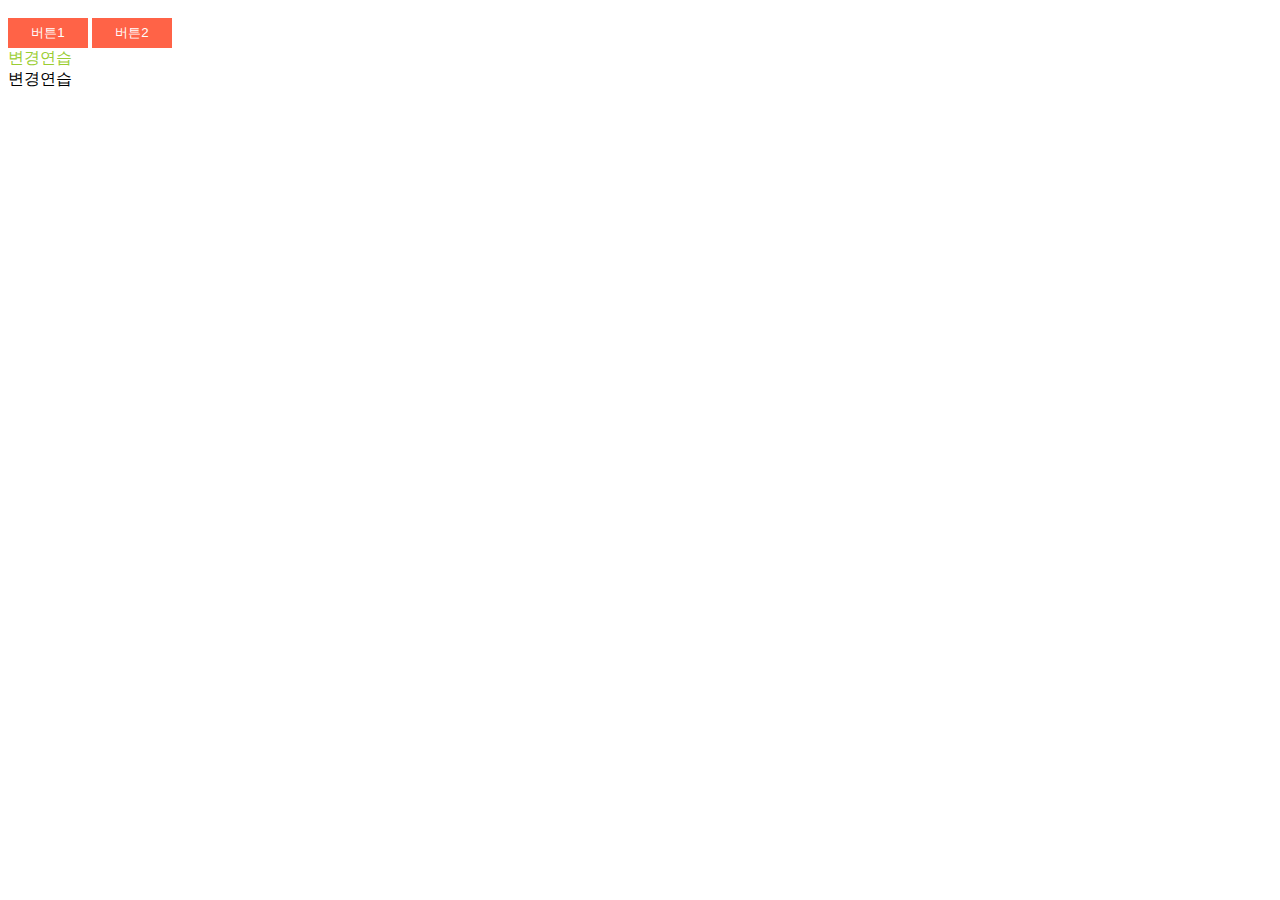
<file: index.html>
<!DOCTYPE html>
<html lang="ko">
<head>
    <meta charset="UTF-8">
    <meta name="viewport" content="width=device-width, initial-scale=1.0">
    <title>Document</title>
    <link href="./css/main.css" rel="stylesheet">
</head>
<body>
    
    <!-- <div id='alert' class="alert-box">
        <p>알림창</p>
        <button class="btn close" onClick="alertBox('none')">X</button>
    </div>
    <button class="btn open" onClick="alertBox('block')">띄우기</button>
    <button class="btn open" onClick="plus(3)">plus</button> -->

    <div id='alert' class="alert-box">
        <p class="title1">알림창</p>
        <p>
            <span id="alert-name" class="title1"></span><span>를 입력하세요</span>
        </p>
        <!-- <button class="btn close" onClick="btnClick('none', null)">X</button> -->
        <button class="btn close" id="close">X</button>
    </div>
    <button class="btn open" onClick="btnClick('block', '아이디');">버튼1</button>
    <button class="btn open" onClick="btnClick('block', '비밀번호');">버튼2</button>

    <div class="test1 hello">안녕하세요</div>
    <div class="test1">안녕하세요</div>

    <script>
/*
        function fOpen() {
            document.getElementById('alert').style.display = 'block';
        }

        function fClose() {
            document.getElementById('alert').style.display = 'none';
        }

        function alertBox(blank) {
            document.getElementById('alert').style.display = blank;
        }

        function plus(a) {
            console.log(2 + a);
        }
*/
        function btnClick(blank, content) {
            if (content === null) {
                document.getElementById('alert').style.display = blank;
            } else {
                document.getElementById('alert').style.display = blank;
/*                document.getElementById('alert-name').innerHTML = content;    */
                document.getElementsByClassName('title1')[1].innerHTML = content;
            }
        }
/*
        document.getElementById('close').addEventListener('click', function(){
            document.getElementById('alert').style.display = 'none';
        });
*/
        document.querySelectorAll('#close')[0].addEventListener('click', function(){
            document.querySelector('#alert').style.display = 'none';
        });

        document.querySelectorAll('.test1')[1].innerHTML = '안녕';

    </script>

    <script src="https://cdnjs.cloudflare.com/ajax/libs/jquery/3.6.0/jquery.min.js" integrity="sha512-894YE6QWD5I59HgZOGReFYm4dnWc1Qt5NtvYSaNcOP+u1T9qYdvdihz0PPSiiqn/+/3e7Jo4EaG7TubfWGUrMQ==" crossorigin="anonymous" referrerpolicy="no-referrer"></script> 

    <script>
        $('.hello').html('Hello World');
        $('.hello').css('color', 'yellowgreen');

        $('.test1').html('변경연습');
    </script>

</body>
</html>
</file>
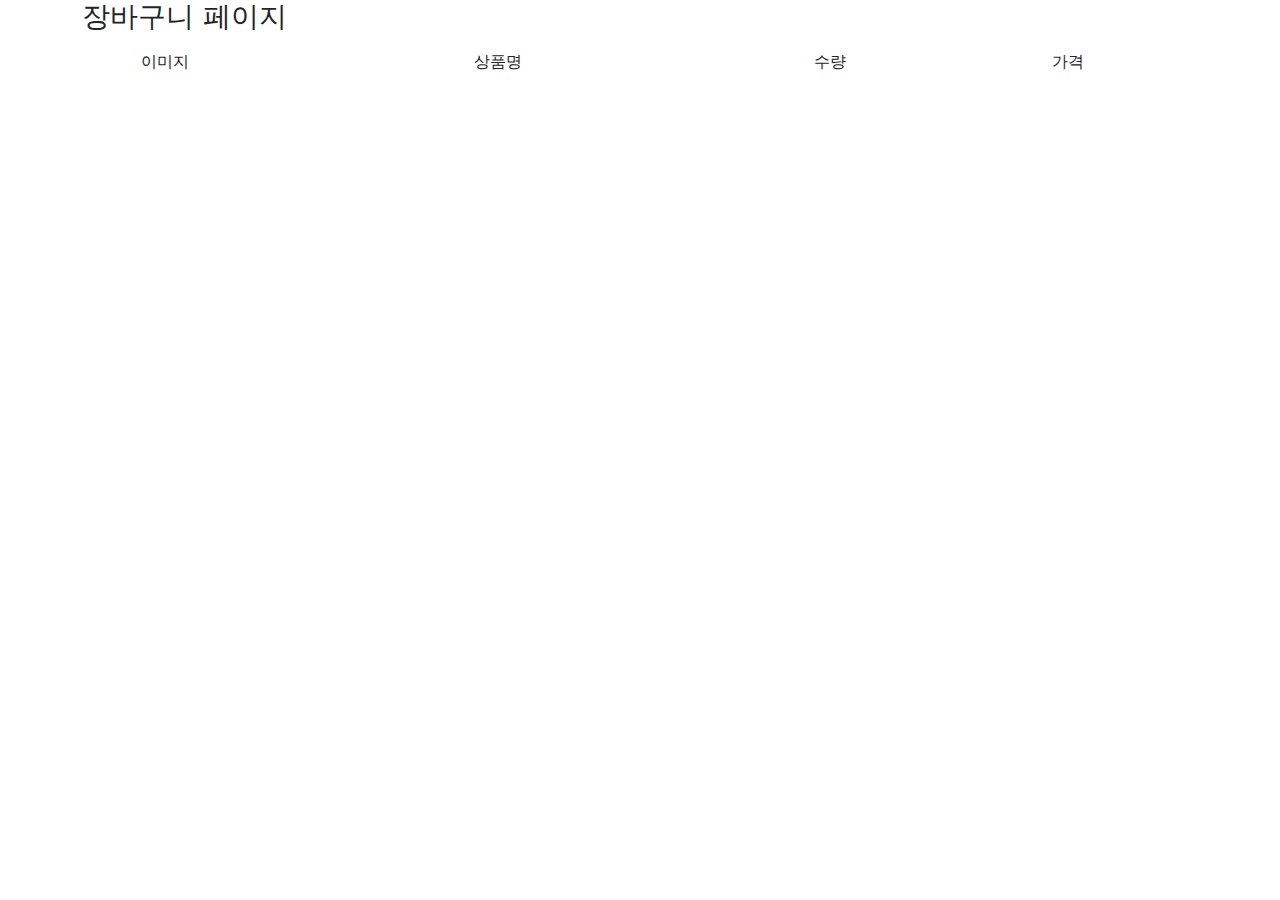
<file: cart.html>
<!DOCTYPE html>
<html lang="ko">
<head>
    <meta charset="UTF-8">
    <meta name="viewport" content="width=device-width, initial-scale=1.0">
    <title>Document</title>
    <link href="https://cdn.jsdelivr.net/npm/bootstrap@5.3.3/dist/css/bootstrap.min.css" rel="stylesheet">
    <script src="https://cdnjs.cloudflare.com/ajax/libs/jquery/3.6.0/jquery.min.js" integrity="sha512-894YE6QWD5I59HgZOGReFYm4dnWc1Qt5NtvYSaNcOP+u1T9qYdvdihz0PPSiiqn/+/3e7Jo4EaG7TubfWGUrMQ==" crossorigin="anonymous" referrerpolicy="no-referrer"></script> 

</head>
<body>
    <div class="container">
        <h3>장바구니 페이지</h3>

        <div class="cart-container">
            <div class="row text-center mt-3 mb-3">
                <div class="col-2">이미지</div>
                <div class="col-5">상품명</div>
                <div class="col-2">수량</div>
                <div class="col-3">가격</div>
            </div>
        </div>

    </div>

    <script src="https://cdn.jsdelivr.net/npm/bootstrap@5.3.3/dist/js/bootstrap.bundle.min.js"></script>

    <script>
        var cartProduct = localStorage.getItem('cart');
        cartProduct = JSON.parse(cartProduct);
        console.log(cartProduct);

        cartProduct.forEach((a, i)=>{
            var card = 
            `<div class="row text-center d-flex align-items-center mb-2">
                <div class="col-2">
                    <img src="https://via.placeholder.com/600" class="w-100">
                </div>
                <div class="col-5">
                    <h5>${cartProduct[i].title}</h5>
                </div>
                <div class="col-2">${cartProduct[i].num}</div>
                <div class="col-3">${cartProduct[i].price}</div>
            </div>`;
            $('.cart-container').append(card);
        });
    </script>
</body>
</html>
</file>
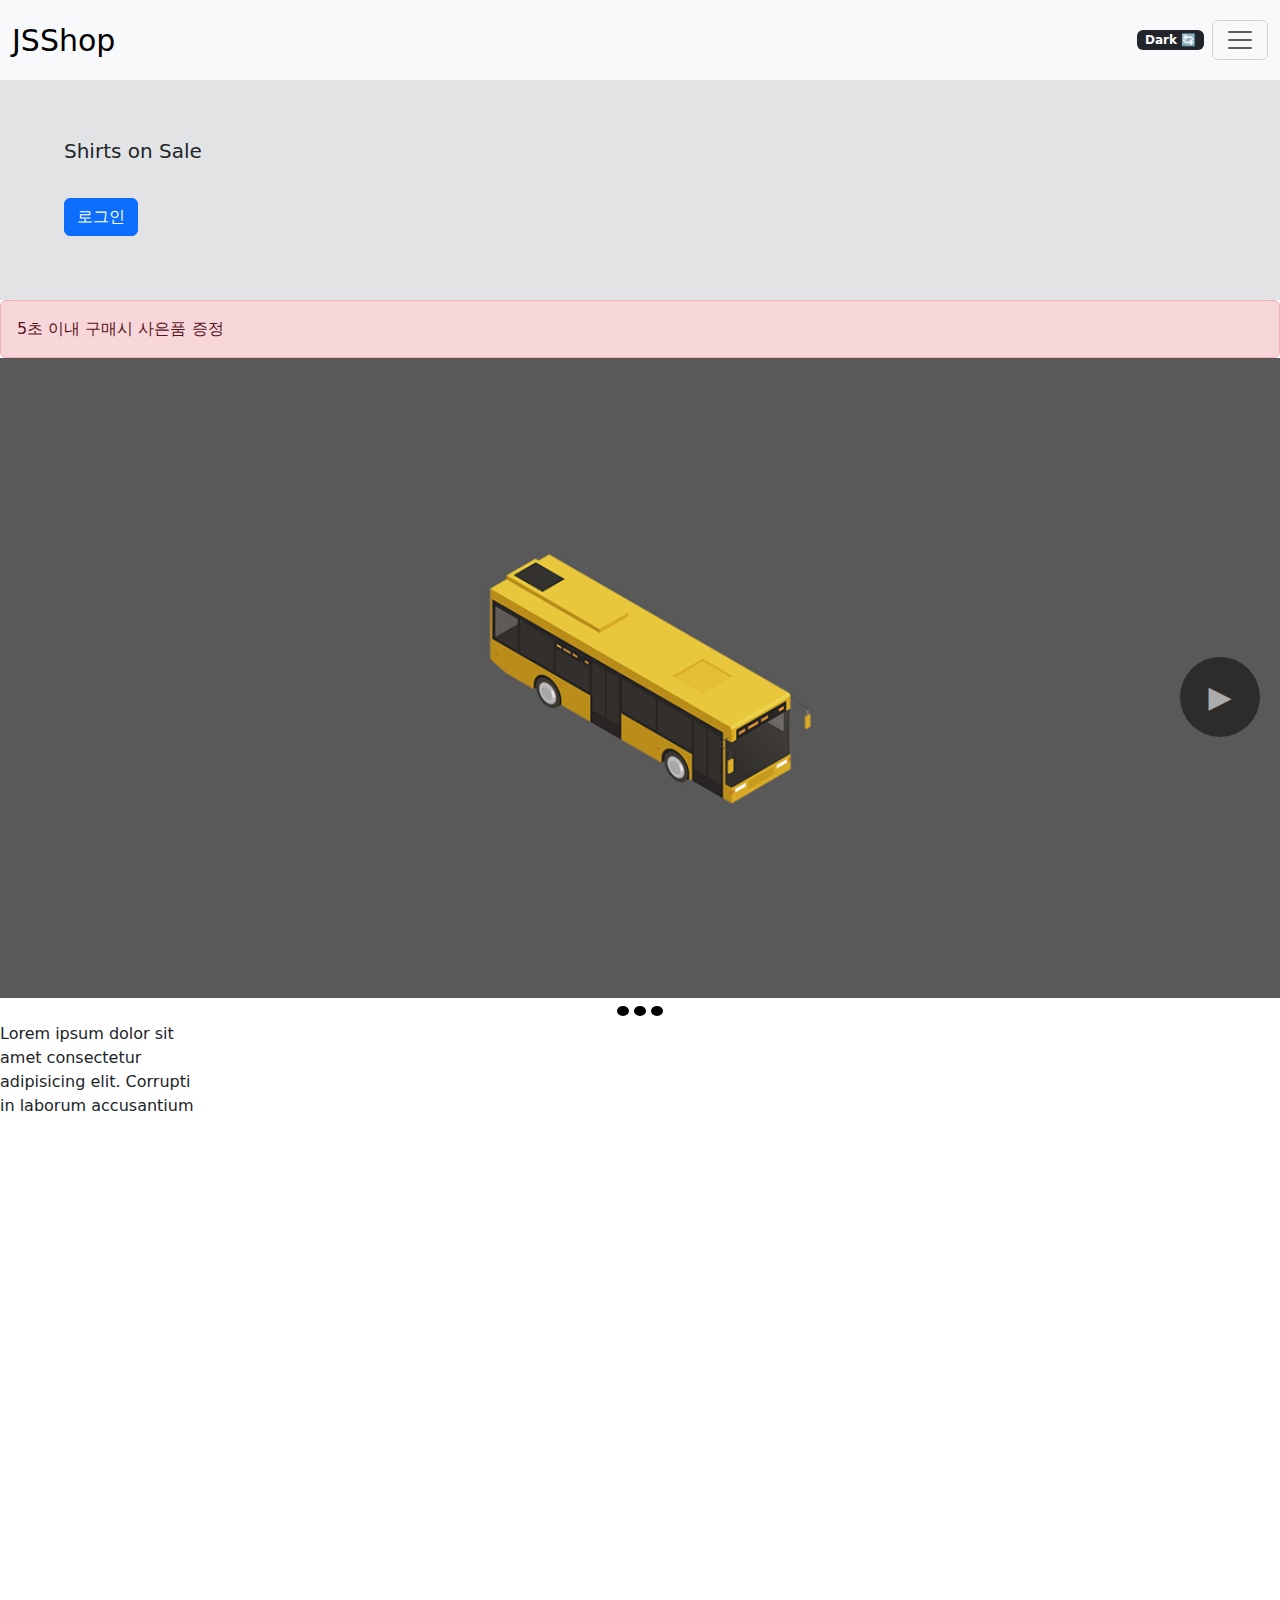
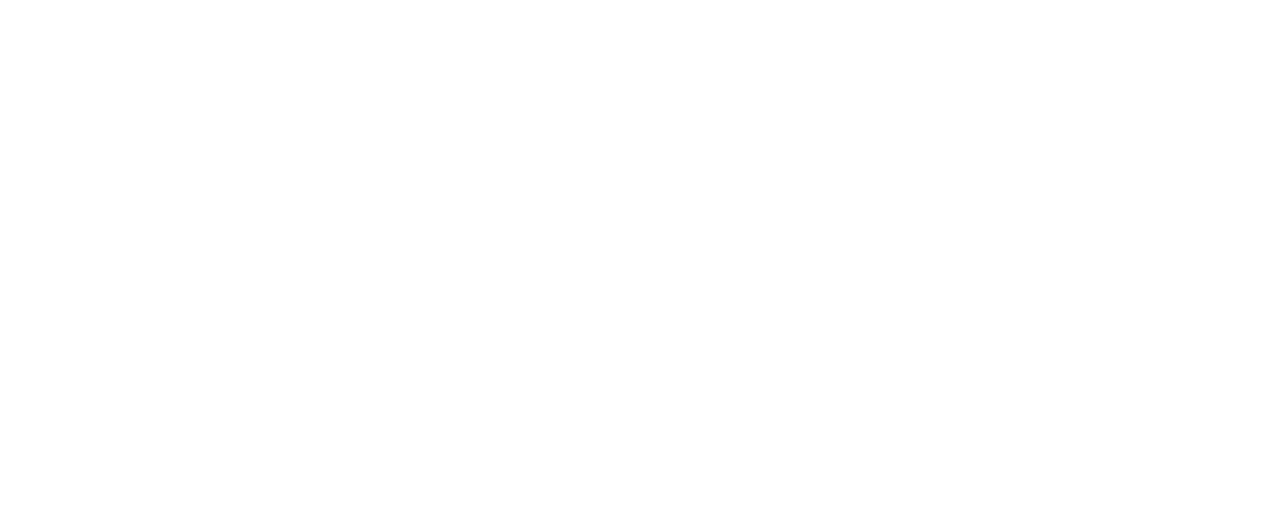
<file: classList.html>
<!DOCTYPE html>
<html lang="ko">
<head>
    <meta charset="UTF-8">
    <meta name="viewport" content="width=device-width, initial-scale=1.0">
    <title>Document</title>
    <link href="https://cdn.jsdelivr.net/npm/bootstrap@5.3.3/dist/css/bootstrap.min.css" rel="stylesheet">
    <link href="./css/classList.css" rel="stylesheet">
</head>
<body>
    <!-- 모달창은 제일 위에 -->
    <div class="black-bg">
        <div class="white-bg">
            <h4>로그인</h4>
            <form action="success.html">
                <div class="my-3">
                    <input type="text" class="form-control id"> 
                </div>
                <div class="my-3">
                    <input type="password" class="form-control password">
                </div>
                <button type="submit" class="btn btn-primary">전송</button>
                <button type="button" class="btn btn-danger" id="close">닫기</button>
            </form>
        </div>
    </div> 

    <div class="placeholder" style="height:80px"></div>

    <nav class="navbar navbar-light bg-light">
        <div class="container-fluid">
            <span class="navbar-brand">JSShop</span>
            <span class="badge ms-auto bg-dark m-2" style="cursor: pointer;"><span class="mode">Dark</span> 🔄️</span>
            <button class="navbar-toggler" type="button">
                <span class="navbar-toggler-icon"></span>
            </button>
        </div>
        <div class="preg"></div>
    </nav> 

    <ul class="list-group">
        <li class="list-group-item">An item</li>
        <li class="list-group-item">A second item</li>
        <li class="list-group-item">A third item</li>
        <li class="list-group-item">A fourth item</li>
        <li class="list-group-item">And a fifth one</li>
    </ul>        

    <div  class="p-5 bg-secondary-subtle">
        <p class="mt-2 px-3 fs-5">Shirts on Sale</p>
        <button class="btn btn-primary m-3">로그인</button>        
    </div>

    <div class="alert alert-danger" style="margin: 0">
        <span class="seconds">5</span>초 이내 구매시 사은품 증정
    </div>

    <div class="carousel">
        <div class="slide-container">
            <div class="slide-box">
                <img src="./img/car1.png">
            </div>
            <div class="slide-box">
                <img src="./img/car2.png">
            </div>
            <div class="slide-box">
                <img src="./img/car3.png">
            </div>
        </div>
        <div class="sbtn-box">
            <button class="sbtn prev" style="display: none"> ◀ </button>
            <button class="sbtn next"> ▶ </button>
        </div>
        <div class="cbtn-box">
            <button class="cbtn slide-1"></button>
            <button class="cbtn slide-2"></button>
            <button class="cbtn slide-3"></button>
        </div>
    </div>

    <div class="lorem" style="width: 200px; height:100px; overflow-y: scroll">Lorem ipsum dolor sit amet consectetur adipisicing elit. Corrupti in laborum accusantium quasi, quibusdam ad asperiores eaque sequi itaque quam quia excepturi consequuntur doloremque laudantium nobis, error praesentium nihil deleniti.</div>

    <div style="height: 1000px;"></div>



    <script src="https://cdn.jsdelivr.net/npm/bootstrap@5.3.3/dist/js/bootstrap.bundle.min.js"></script>

    <script>
        document.getElementsByClassName('navbar-toggler')[0].addEventListener('click', function(){
            document.getElementsByClassName('list-group')[0].classList.toggle('show');
        });

        document.getElementsByClassName('id')[0].addEventListener('change', function(){
            console.log('안녕')
        });



/*        document.getElementsByTagName('form')[0].addEventListener('submit', function(e){
            if(document.getElementsByClassName('id')[0].value == '') {
                e.preventDefault();
                alert('아이디를 입력하세요');
            }
            else if(document.getElementsByClassName('password')[0].value == '') {
                e.preventDefault();
                alert('비밀번호를 입력하세요');
            }
        });
*/
    </script>

    <script src="https://cdnjs.cloudflare.com/ajax/libs/jquery/3.6.0/jquery.min.js" integrity="sha512-894YE6QWD5I59HgZOGReFYm4dnWc1Qt5NtvYSaNcOP+u1T9qYdvdihz0PPSiiqn/+/3e7Jo4EaG7TubfWGUrMQ==" crossorigin="anonymous" referrerpolicy="no-referrer"></script> 

    <script>
        $('.btn-primary').on('click', function(){
            $('.black-bg').addClass('show-modal');
/*            $('.black-bg').show();
            $('.black-bg').fadeIn();
            $('.black-bg').slideDown();    */
        });

        $('.btn-danger').on('click', function(){
            $('.black-bg').removeClass('show-modal');
/*            $('.black-bg').hide();
            $('.black-bg').fadeOut();
            $('.black-bg').slideUp();   */
        });

        $('form').on('submit', function(e){
            var value = $('.id').val()
            var pw = $('.password').val()
            if($('.id').val() == '') {
                e.preventDefault();
                alert('아이디를 입력하세요');
            } else if($('.password').val() == '') {
                e.preventDefault();
                alert('비밀번호를 입력하세요');
            } else if($('.password').val().length < 6 ) {
                e.preventDefault();
                alert('비밀번호 길이가 모자랍니다')
            } else if(!/\S+@\S+\.\S+/.test(value)) {
                e.preventDefault();
                alert('이메일 형식이 잘못되었습니다')
            } else if(!/[A-Z]/.test(pw)) {
                e.preventDefault();
                alert('비밀번호에 대문자가 하나 이상 필요합니다');
            }
        });

        var count = 0;

        $('.badge').on('click', function(){
            count++;
            if(count % 2 == 0) {
                $('.mode').html('Dark');
                $('body').removeClass('bg-dark');
            } else {
                $('.mode').html('Light');
                $('body').addClass('bg-dark');
            }
        });

        var n = 5;

        setInterval(초감소, 1000)

        function 초감소() {
            n -= 1;
            if (n > 0)
                $('.seconds').html(n);    
            else
                $('.alert').hide();           
        }

        let currentIndex = 0;   // 현재 슬라이드 인덱스를 저장

        $('.next').on('click', function(){
            const totalSlides = $('.slide-box').length; // 전체 슬라이드 개수
            const slideWidth = 100; // 슬라이드 하나의 너비(vw 단위)

            if(currentIndex < totalSlides -1) { // 마지막 슬라이드가 아닐 때만 이동
                currentIndex++;
                $('.prev').show();
                $('.slide-container').css('transform', `translateX(-${currentIndex * slideWidth}vw)`);
            }
            if(currentIndex == totalSlides - 1) {
                $('.next').hide();
            }
        });

        $('.prev').on('click', function(){
            const totalSlides = $('.slide-box').length; // 전체 슬라이드 개수
            const slideWidth = 100; // 슬라이드 하나의 너비(vw 단위)

            if(currentIndex > 0) {
                currentIndex--;
                $('.next').show();
                $('.slide-container').css('transform', `translateX(-${currentIndex * slideWidth}vw)`);
            }
            if(currentIndex == 0) {
                $('.prev').hide();
            }
        });

        $('.slide-1').on('click', function(){
            $('.slide-container').css('transform', 'translateX(0vw)');
        });

        $('.slide-2').on('click', function(){
            $('.slide-container').css('transform', 'translateX(-100vw)');
        });

        $('.slide-3').on('click', function(){
            $('.slide-container').css('transform', 'translateX(-200vw)');
        });

        // scroll 이벤트리스너
/*        window.addEventListener('scroll', function(){
            // 유저가 얼마나 스크롤바 내렸는지 확인(px 단위) : window.scrollY, window.pageYOffset
//            console.log(window.scrollY); // 세로 Y, 가로 X
//            window.scrollTo(0, 300);  // 원하는 위치까지 스크롤바 강제이동
            window.scrollBy(0, 100)    // 현재 위치로부터 강제 스크롤
        });
        $(window).on('scroll', function(){
            console.log($(window).scrollTop(100));       // 현재 스크롤바 위치 출력   
        });
*/

        $(window).on('scroll', function(){
            const scrollY = $(window).scrollTop();
            console.log(scrollY);
            if(scrollY <= 50) {
                $('.navbar-brand').css('font-size', '30px');
            }
            else if(scrollY >= 50) {
                $('.navbar-brand').css('font-size', '20px')
            }
        });

        // div의 스크롤바 내린 양 + 100(div 높이) == div 의 실제높이
        $('.lorem').on('scroll', function(){
//            var 스크롤양 = document.querySelector('.lorem').scrollTop;
            var 스크롤양 = $('.lorem').scrollTop();
            var 실제높이 = document.querySelector('.lorem').scrollHeight;
            var 높이 = document.querySelector('.lorem').clientHeight;
            console.log(스크롤양, 실제높이, 높이);  // 164, 264, 100
            if(스크롤양 + 높이 == 실제높이)
                alert('더이상 스크롤할 내용이 없습니다');
        });

        // 스크롤 퍼센티지 계산 공식
        // const scrollPercentage = (currentScroll / (documentHeight - viewportHeight)) * 100;
        // currentScroll: 현재 스크롤 위치, documentHeight: 문서의 전체 높이, viewportHeight: 현재 화면의 높이
        $(window).on('scroll', function(){
            var currentScroll = $(window).scrollTop();
            var documentHeight = $(document).height();
            var viewportHeight = $(window).height();
            console.log(currentScroll, documentHeight, viewportHeight);

            const scrollPercentage = (currentScroll / (documentHeight - viewportHeight)) * 100;

            $('.preg').css('width', `${scrollPercentage}%`);
        });
/*
        // 모달창의 검은 배경 클릭시 모달창 닫기
        document.querySelector('.black-bg').addEventListener('click', function(e){

//            e.target;           // 이벤트 발생한 곳
//            e.currentTarget;    // 이벤트리스터 달린 곳)(= this)
//            console.log(e.currentTarget);
//            console.log(this);
//            e.preventDefault;   // 이벤트 기본동작 막아줌
//            e.stopPropagation();    // 내 상위요소로 이벤트 버블링 막아줌


            console.log(e.target);
            console.log(e.currentTarget);
            console.log(document.querySelector('.black-bg'));

            if(e.target == e.currentTarget) {
                document.querySelector('.black-bg').classList.remove('show-modal');
            }
        });
*/

        $('.black-bg').on('click', function(e){
            console.log($(e.target));
            console.log($(e.currentTarget));
            console.log($('.black-bg'));

//            if($(e.target).is($(e.currentTarget)))
            if($(e.target).is($('.black-bg')))
                $('.black-bg').removeClass('show-modal')
        });

    </script>
    
</body>
</html>
</file>
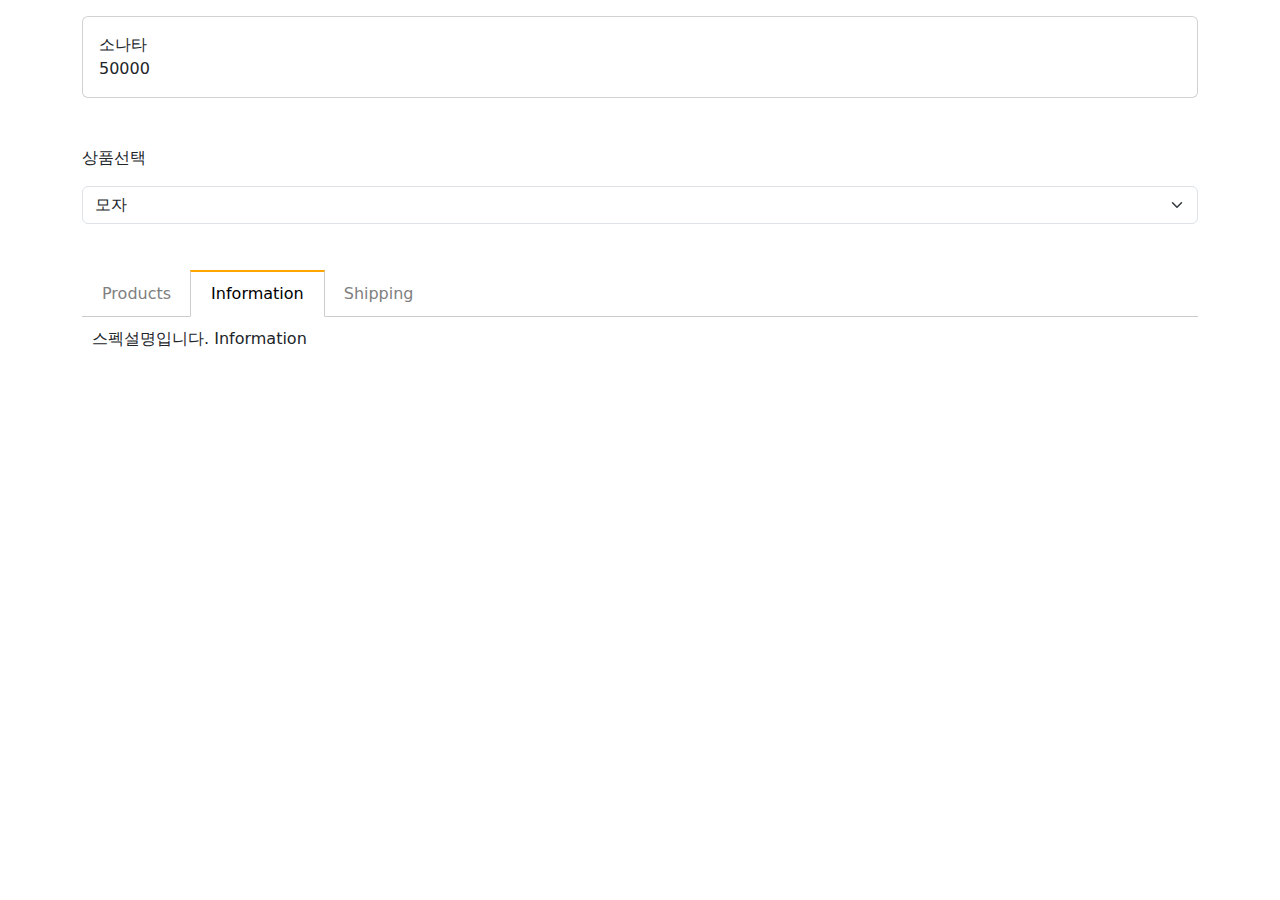
<file: detail.html>
<!DOCTYPE html>
<html lang="ko">
<head>
    <meta charset="UTF-8">
    <meta name="viewport" content="width=device-width, initial-scale=1.0">
    <title>Document</title>
    <link href="https://cdn.jsdelivr.net/npm/bootstrap@5.3.3/dist/css/bootstrap.min.css" rel="stylesheet">
    <link href="./css/detail.css" rel="stylesheet">
    <script src="https://cdnjs.cloudflare.com/ajax/libs/jquery/3.6.0/jquery.min.js" integrity="sha512-894YE6QWD5I59HgZOGReFYm4dnWc1Qt5NtvYSaNcOP+u1T9qYdvdihz0PPSiiqn/+/3e7Jo4EaG7TubfWGUrMQ==" crossorigin="anonymous" referrerpolicy="no-referrer"></script> 
</head>
<body>

    <div class="container mt-3">
        <div class="card p-3">
            <span class="name">상품명</span>
            <span class="price">가격</span>
        </div>
    </div>

    <script>
        var car = ['소나타', 50000, 'white'];     // array
        console.log(car);
        car[1] = 60000;
        console.log(car[1]);

        car.sort();
        console.log(car);
        console.log(car.slice(1,3));

        var car2 = {name : '소나타', price : 50000, color : 'white'};   // object
        console.log(car2);
        console.log(car2['name']);
        console.log(car2.price);

        var car3 =  { name : '소나타', price : [50000, 3000, 4000] } ;
        console.log(car3);
        console.log(car3.price[2])

        document.querySelector('.name').innerHTML = car2.name;
        $('.price').html(car2.price);
    </script>

    <form class="container my-5 form-group">
        <p>상품선택</p>
        <select class="form-select mt-2">
            <option>모자</option>
            <option>셔츠</option>
            <option>바지</option>
        </select>
        <select class="form-select mt-2 form-hide">
            <option>95</option>
            <option>100</option>
        </select>
    </form>

    <!-- <div id="test">
        <h4>반가워</h4>
    </div> -->

    <script>
/*
        var a = document.createElement('p');
        a.innerHTML = '안녕';
        document.querySelector('#test').appendChild(a);

        var 템플릿 = '<p>안녕</p>';
//        document.querySelector('#test').insertAdjacentHTML('beforeend', 템플릿);
//        document.querySelector('#test').innerHTML = 템플릿;
//        $('#test').append(템플릿);
        $('#test').html(템플릿);
*/
        var shirts = [95, 100, 105];
        var pants = [28, 30, 32, 34];

        $('.form-select').eq(0).on('input', function(e){
            console.log($('.form-select').eq(0).val());
            console.log(e.currentTarget.value);
            console.log(this.value);

            var firstSelectVal = $('.form-select').eq(0).val();
            var secondSelect = $('.form-select').eq(1);

            if(e.currentTarget.value == '셔츠') {
                secondSelect.removeClass('form-hide');
                secondSelect.html('')
//                var shirtsSize = `<option>95</option>
//                    <option>100</option>`;
//                secondSelect.html(shirtsSize);
                shirts.forEach(function(data){
                    secondSelect.append(`<option>${data}</option>`);
                });
            }
            else if(this.value =='바지') {
                secondSelect.removeClass('form-hide');
                secondSelect.html('')
//                var pantsSize = `<option>28</option>
//                    <option>30</option>`;
//                secondSelect.html(pantsSize);
                pants.forEach((data) => {
                    secondSelect.append(`<option>${data}</option>`);
                });
            }
            else if (this.value == '모자') {
                $('.size').eq(0).addClass('form-hide');
            }
        });

        var obj = {name : 'kim', age : 20};

        for (var key in obj) {
            console.log(key);
            console.log(obj[key]);
//            console.log(obj['name']); // 'kim'
//            console.log(obj['age']);  // 20
//            console.log(obj.name);
//            console.log(obj.age);
        }

    </script>


    <div class="container mt-5">
        <ul class="list">
            <li class="tab-button" data-id="0">Products</li>
            <li class="tab-button orange" data-id="1">Information</li>
            <li class="tab-button" data-id="2">Shipping</li>
        </ul>
        <div class="tab-content">
            <p>상품설명입니다. Product</p>
        </div>
        <div class="tab-content show">
            <p>스펙설명입니다. Information</p>
        </div>
        <div class="tab-content">
            <p>배송정보입니다. Shipping</p>
        </div>
        </div> 
    
    <script src="tab.js"></script>
    <script src="https://cdn.jsdelivr.net/npm/bootstrap@5.3.3/dist/js/bootstrap.bundle.min.js"></script>

</body>
</html>
</file>
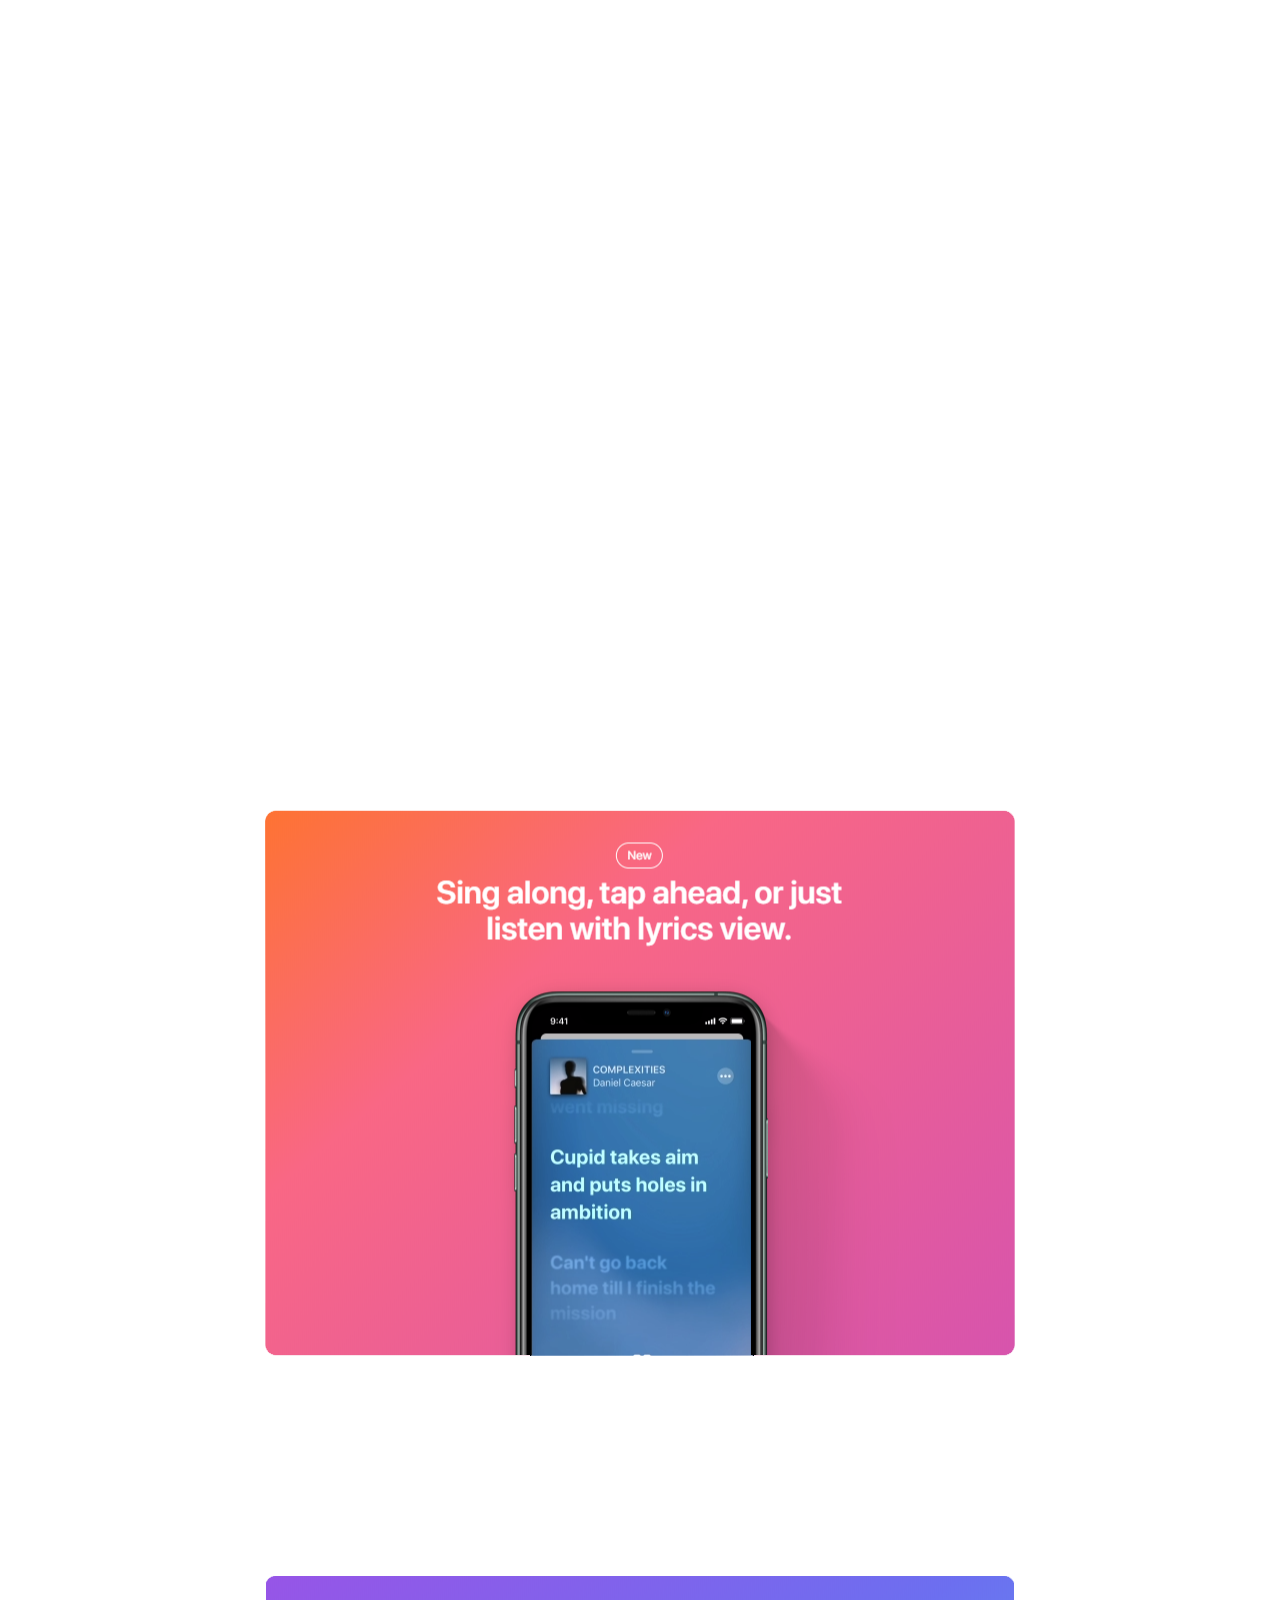
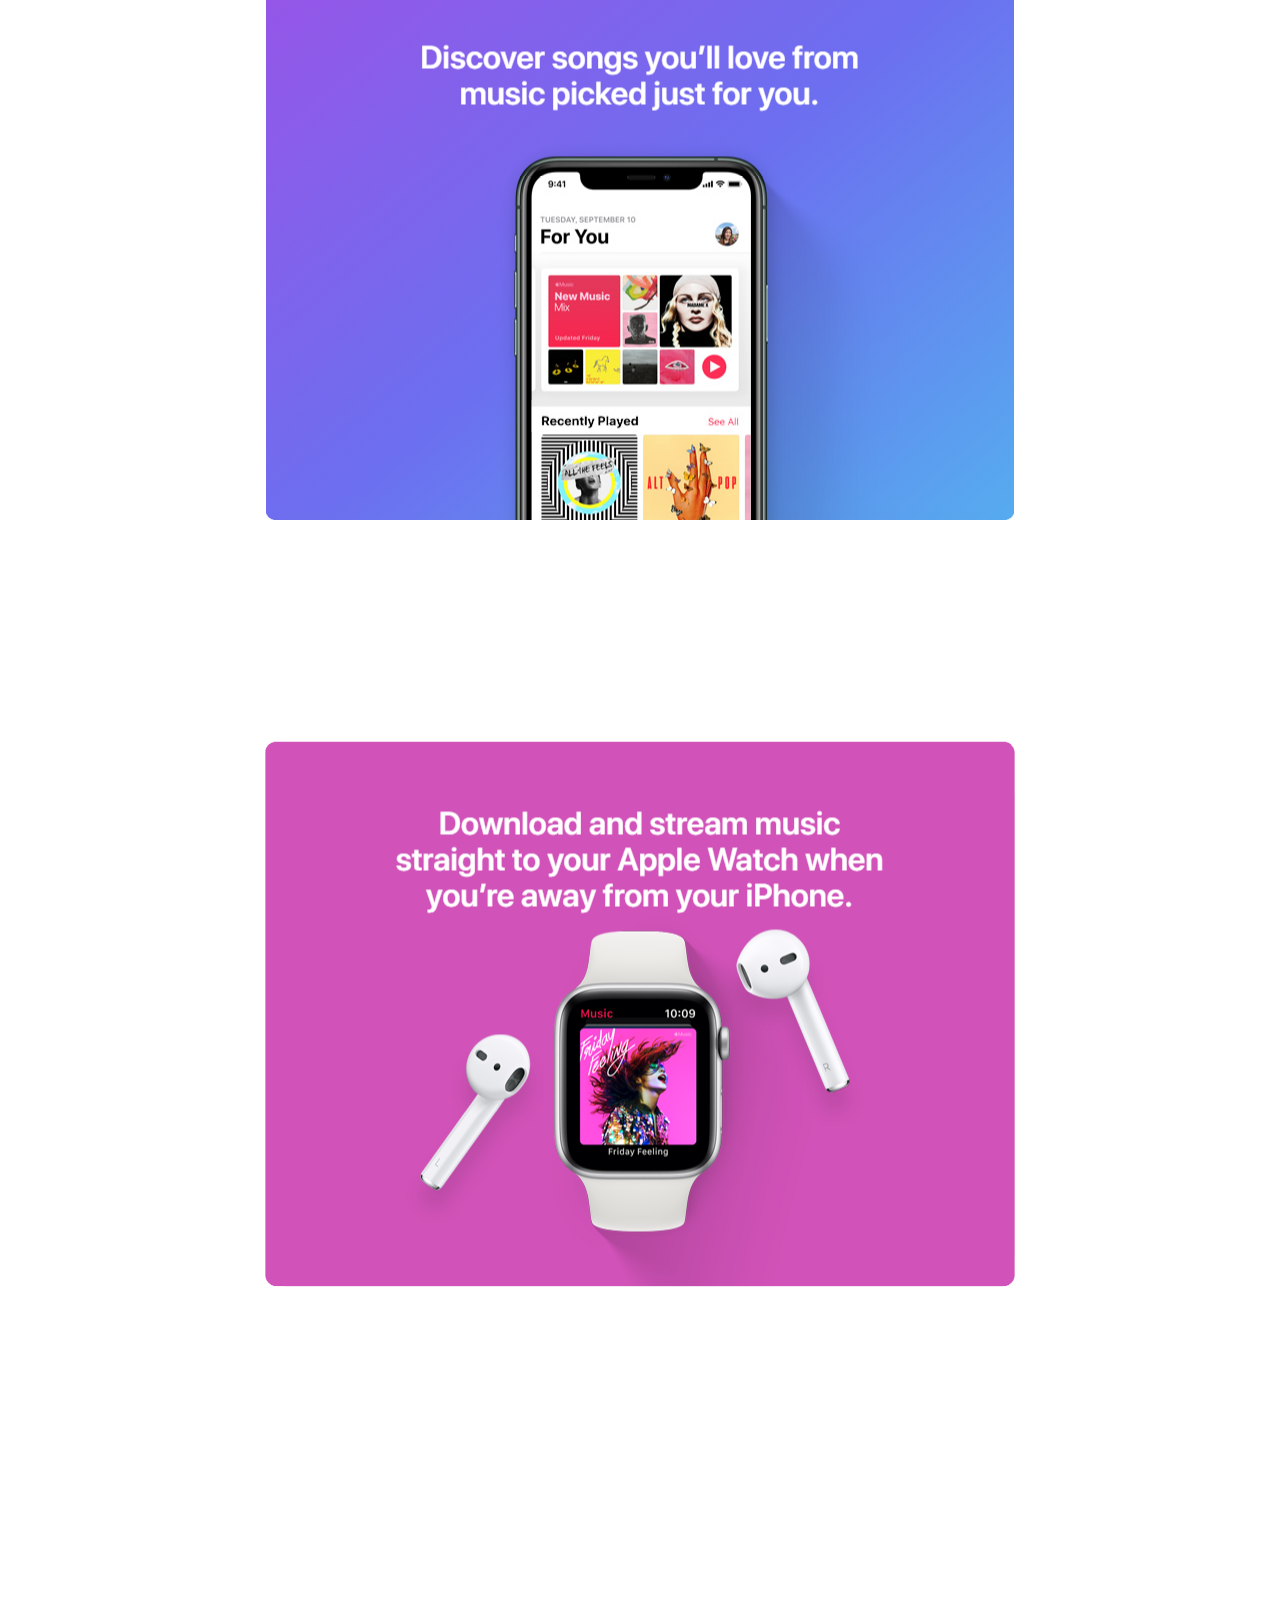
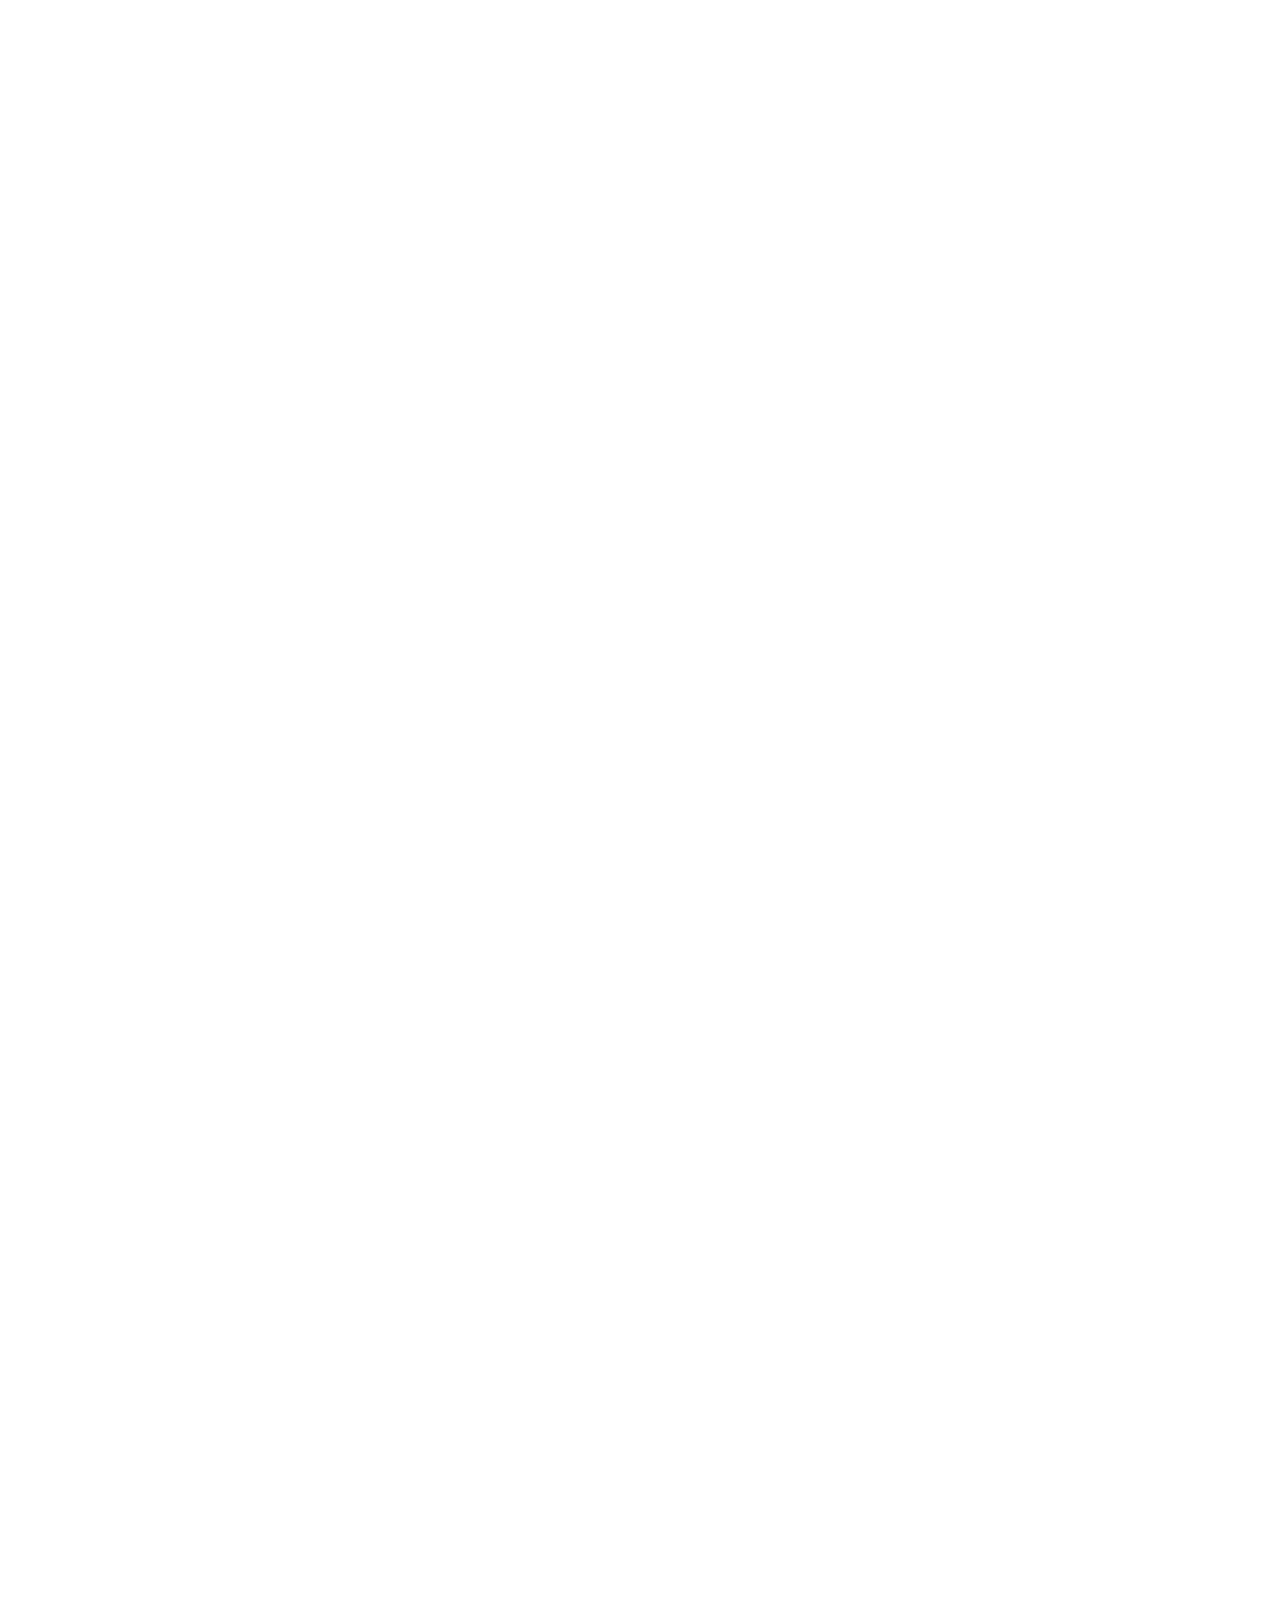
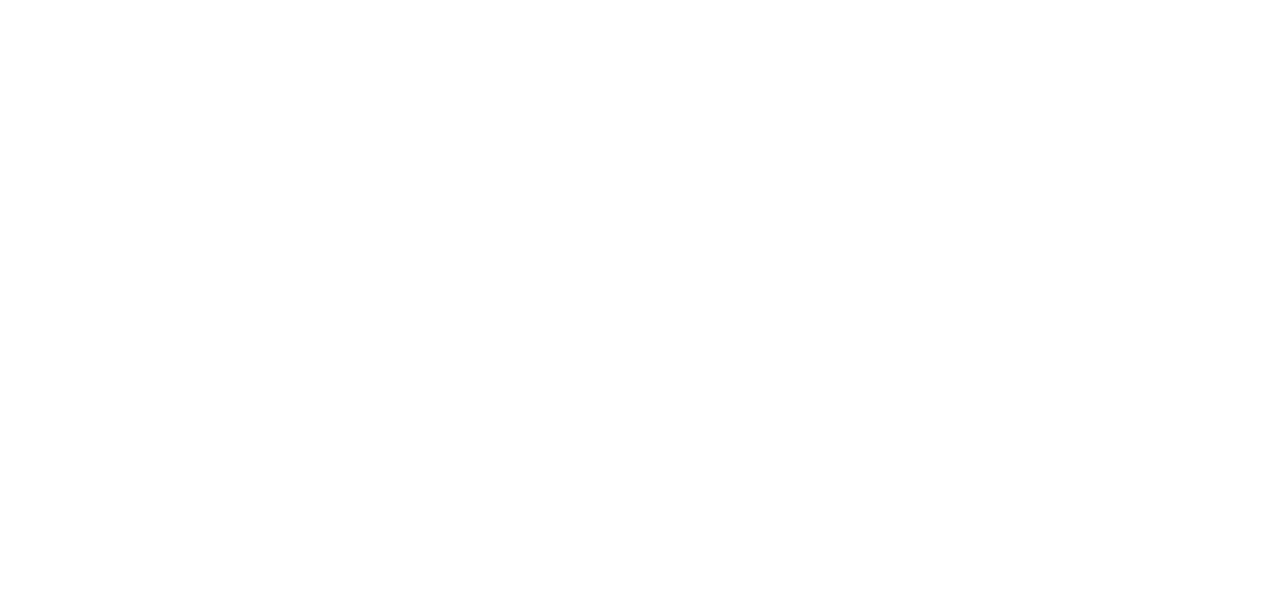
<file: scrollAni.html>
<!DOCTYPE html>
<html lang="ko">
<head>
    <meta charset="UTF-8">
    <meta name="viewport" content="width=device-width, initial-scale=1.0">
    <title>Document</title>
    <link href="./css/scrollAni.css" rel="stylesheet">
    <script src="https://cdnjs.cloudflare.com/ajax/libs/jquery/3.6.0/jquery.min.js" integrity="sha512-894YE6QWD5I59HgZOGReFYm4dnWc1Qt5NtvYSaNcOP+u1T9qYdvdihz0PPSiiqn/+/3e7Jo4EaG7TubfWGUrMQ==" crossorigin="anonymous" referrerpolicy="no-referrer"></script> 
</head>
<body>
    
    <div class="card-background">
        <div class="card-box">
            <img src="./img/card1.png">
        </div>
        <div class="card-box">
            <img src="./img/card2.png">
        </div>
        <div class="card-box">
            <img src="./img/card3.png">
        </div>
    </div>

    <script>

        $(window).scroll(function(){
            var h = $(window).scrollTop();
            console.log(h);
            // 650-1150 첫째 카드 opacity 1-0 변경

            // y = a * 높이 + b;
            var y = (-1/500) * h + (115/50);
            var z = (-1/5000) * h + 565/500;
            $('.card-box').eq(0).css('opacity', y);
            $('.card-box').eq(0).css({'opacity': y, 'transform': `scale(${z})`});

            // 1150-1450 둘째 카드 opacity 1-0 변경
            y = (-1/300) * h + (145/30);
            z = (-1/3000) * h + (4150/3000);
            $('.card-box').eq(1).css('opacity', y);
            $('.card-box').eq(1).css({'opacity': y, 'transform': `scale(${z})`});
        });

    </script>

</body>
</html>
</file>
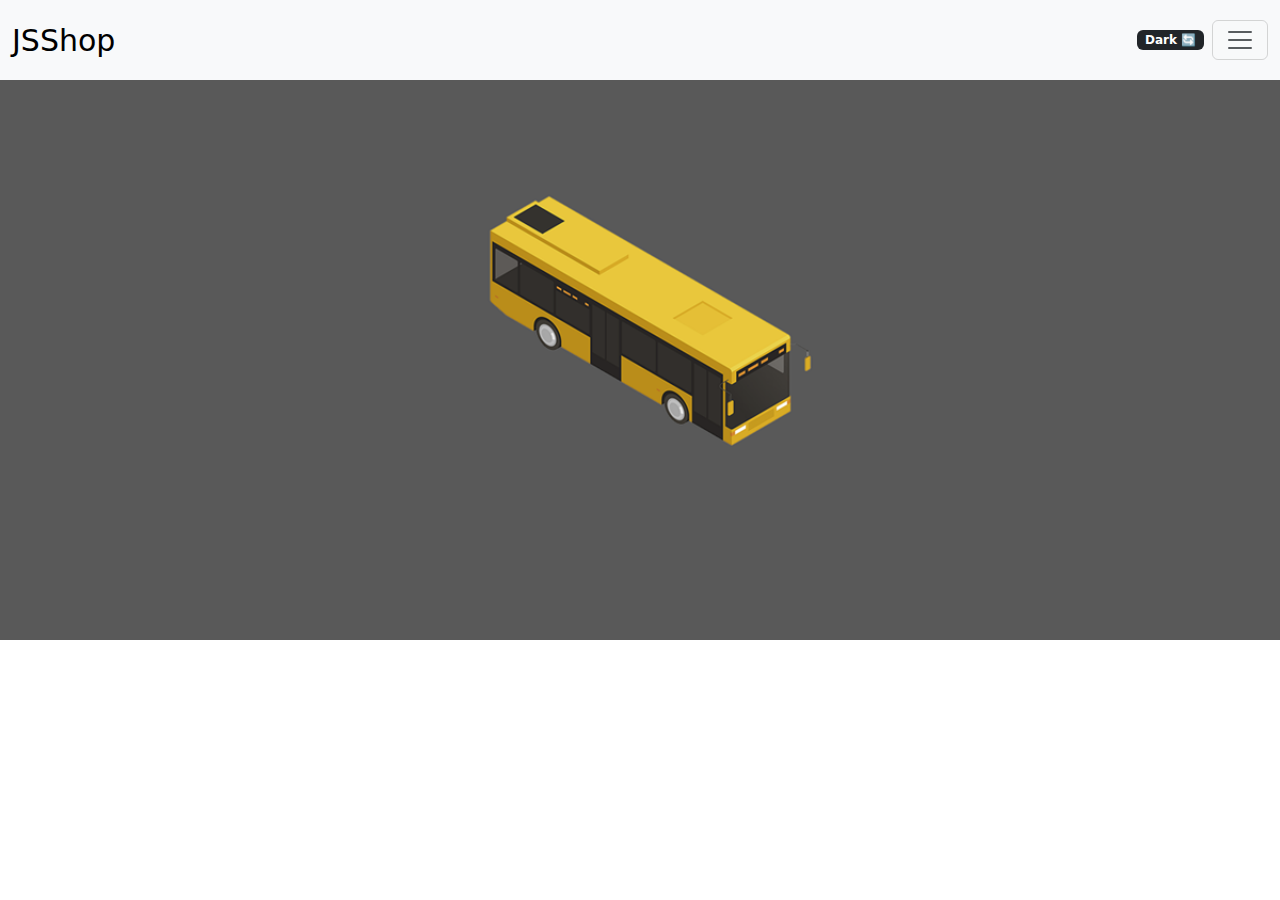
<file: slide.html>
<!DOCTYPE html>
<html lang="ko">
<head>
    <meta charset="UTF-8">
    <meta name="viewport" content="width=device-width, initial-scale=1.0">
    <title>Document</title>
    <link href="https://cdn.jsdelivr.net/npm/bootstrap@5.3.3/dist/css/bootstrap.min.css" rel="stylesheet">
    <link href="./css/classList.css" rel="stylesheet">
</head>
<body>

    <nav class="navbar navbar-light bg-light">
        <div class="container-fluid">
            <span class="navbar-brand">JSShop</span>
            <span class="badge ms-auto bg-dark m-2" style="cursor: pointer;"><span class="mode">Dark</span> 🔄️</span>
            <button class="navbar-toggler" type="button">
                <span class="navbar-toggler-icon"></span>
            </button>
        </div>
        <div class="preg"></div>
    </nav> 

    <div style="overflow: hidden">
        <div class="slide-container">
            <div class="slide-box">
                <img src="./img/car1.png">
            </div>
            <div class="slide-box">
                <img src="./img/car2.png">
            </div>
            <div class="slide-box">
                <img src="./img/car3.png">
            </div>
        </div>
    </div> 

    <script src="https://cdn.jsdelivr.net/npm/bootstrap@5.3.3/dist/js/bootstrap.bundle.min.js"></script>
    <script src="https://cdnjs.cloudflare.com/ajax/libs/jquery/3.6.0/jquery.min.js" integrity="sha512-894YE6QWD5I59HgZOGReFYm4dnWc1Qt5NtvYSaNcOP+u1T9qYdvdihz0PPSiiqn/+/3e7Jo4EaG7TubfWGUrMQ==" crossorigin="anonymous" referrerpolicy="no-referrer"></script> 

    <script>
        /*
        $('.slide-box').eq(0).on('mousemove', function(){
            console.log('안녕')
        }) 

        $('.slide-box').eq(0).on('mousemove', function(e){
            console.log(e.clientX)
        }) */

        let 시작좌표 = 0;
        let 눌렀냐 = false;
        
        $('.slide-box').eq(0).on('mouseup', function(e){
            눌렀냐 = false;
        
            if (e.clientX - 시작좌표 < -100) {
                $('.slide-container').css('transition', 'all 0.5s').css('transform', 'translateX(-100vw)');
            } else {
                $('.slide-container').css('transition', 'all 0.5s').css('transform', 'translateX(0vw)');
            }
            setTimeout(()=>{
                $('.slide-container').css('transition', 'none')
            }, 500)
            
        });
    </script>
    
</body>
</html>
</file>
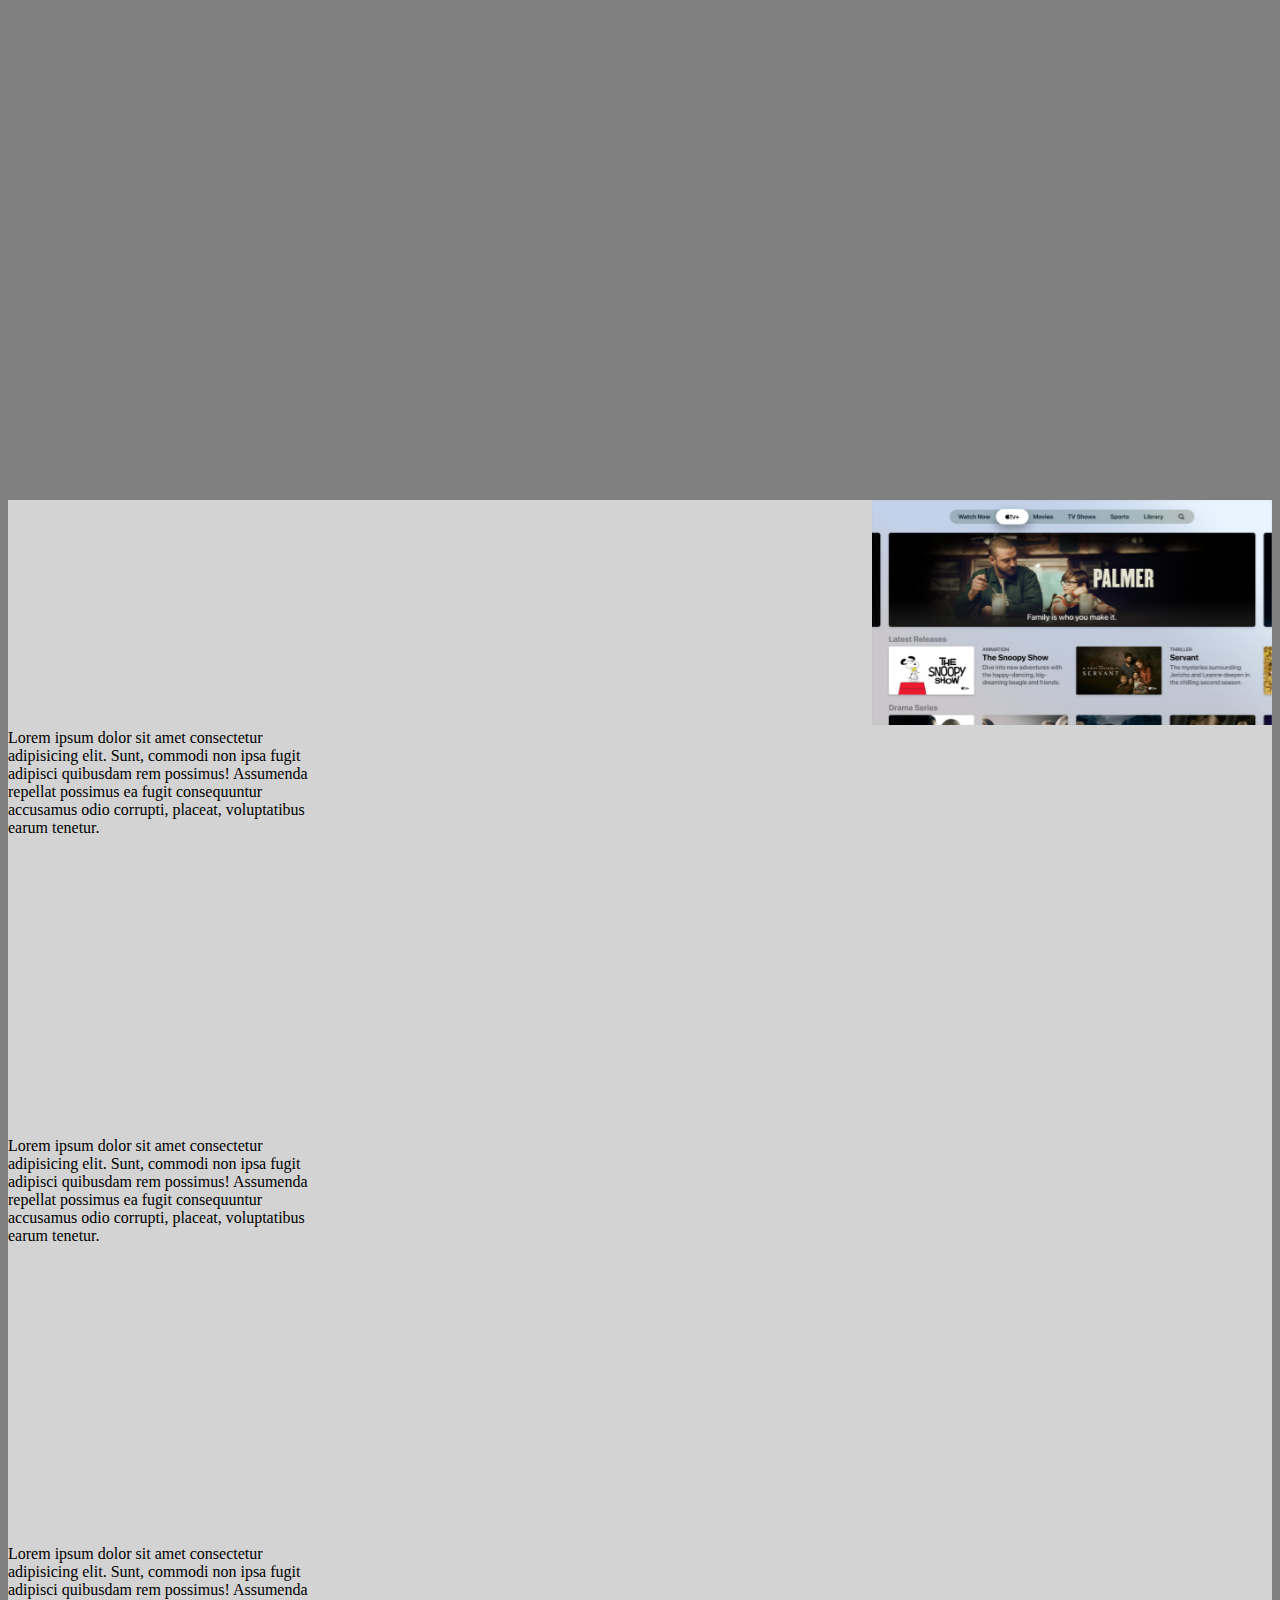
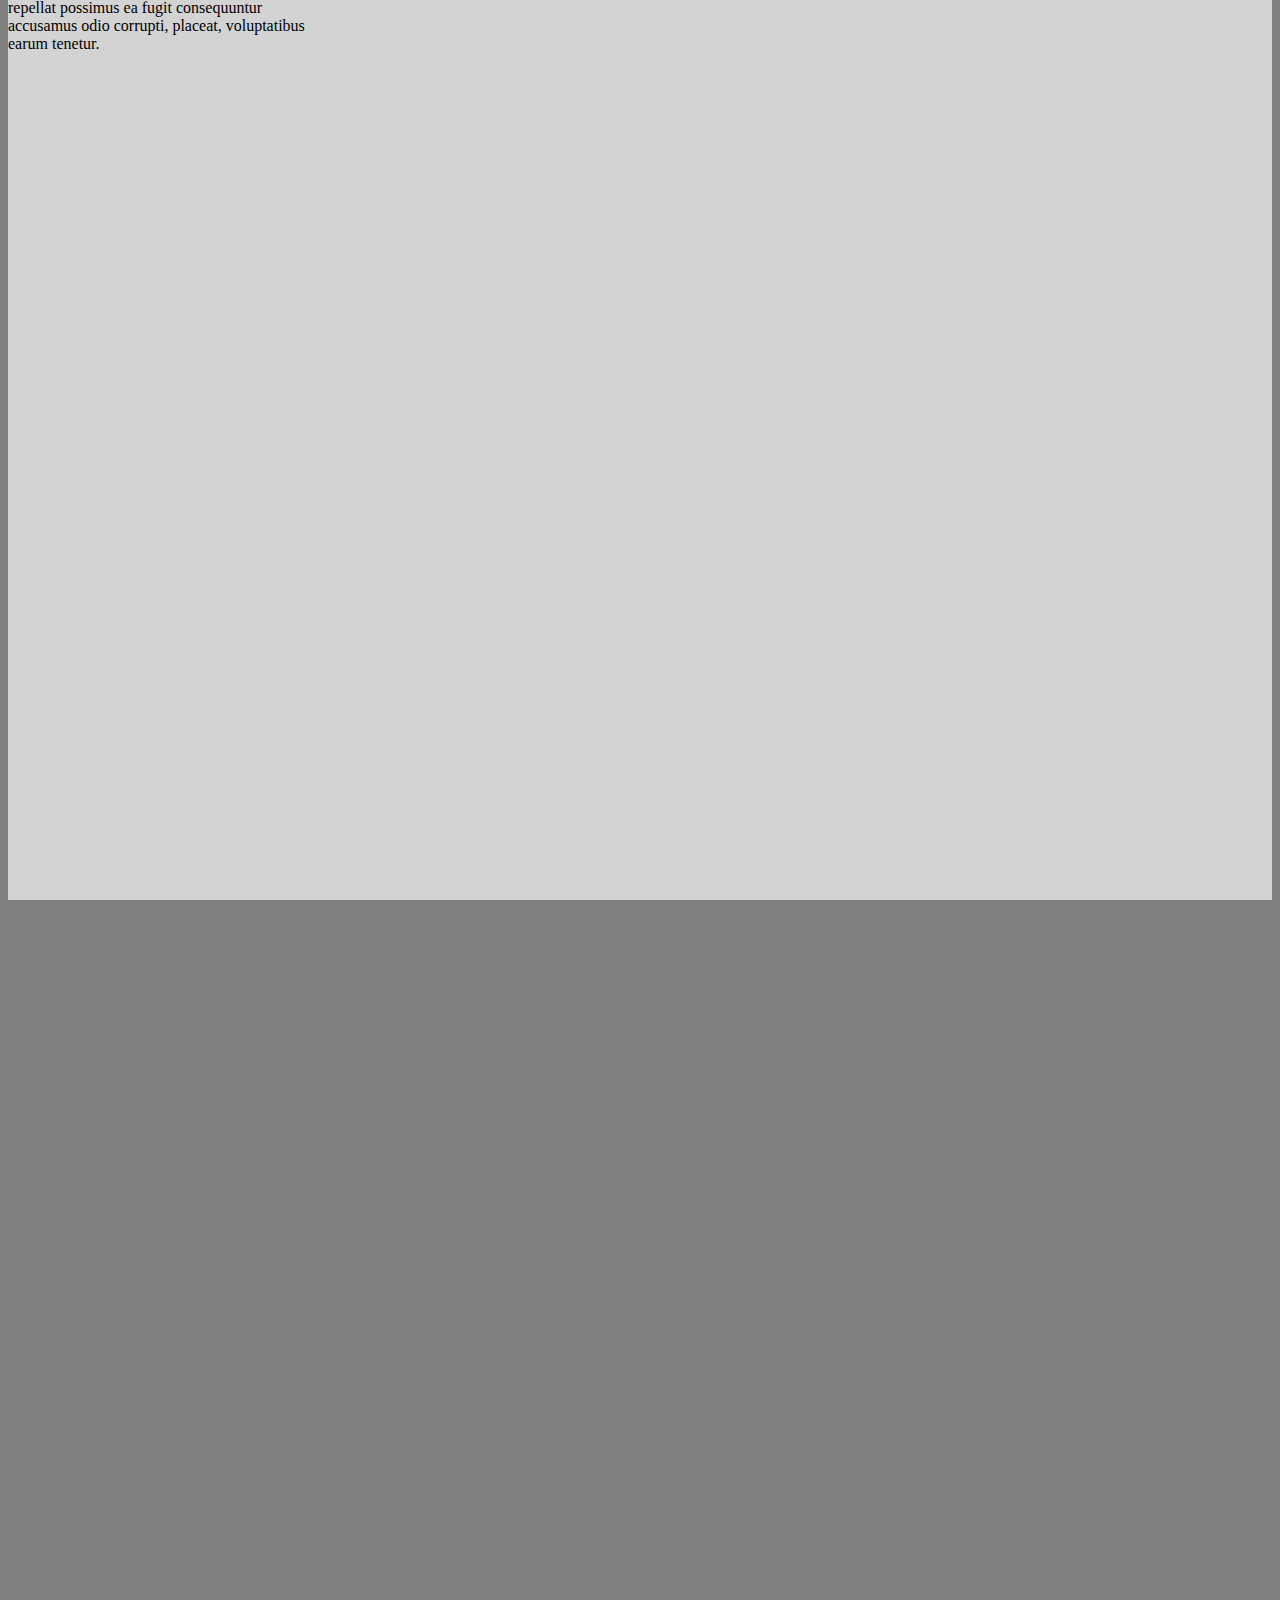
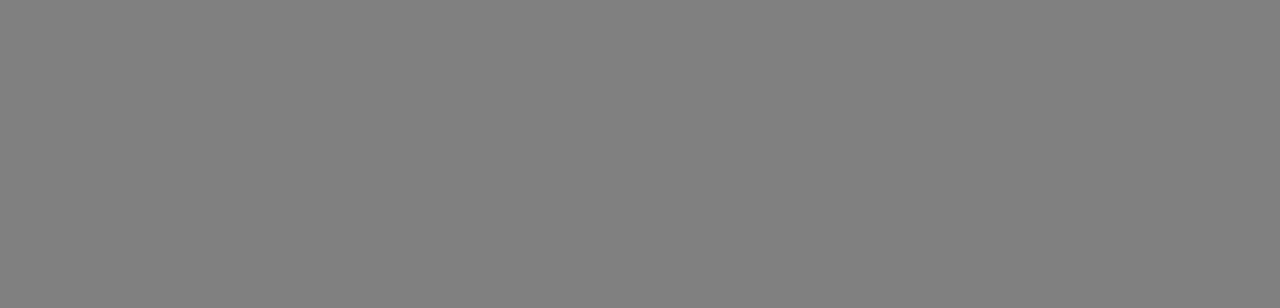
<file: sticky.html>
<!DOCTYPE html>
<html lang="ko">
<head>
    <meta charset="UTF-8">
    <meta name="viewport" content="width=device-width, initial-scale=1.0">
    <title>Document</title>
    <link href="./css/sticky.css" rel="stylesheet">
</head>
<body style="background: gray; height: 3000px">

    <div class="grey">
        <div class="image">
            <img src="./img/appletv.jpg" width="100%">
        </div>
        <div style="clear: both"></div>
        <div class="text">
            Lorem ipsum dolor sit amet consectetur adipisicing elit. Sunt, commodi non ipsa fugit adipisci quibusdam rem possimus! Assumenda repellat possimus ea fugit consequuntur accusamus odio corrupti, placeat, voluptatibus earum tenetur.
        </div>
        <div style="clear: both"></div>
        <div class="text" style="margin-top: 300px;">
            Lorem ipsum dolor sit amet consectetur adipisicing elit. Sunt, commodi non ipsa fugit adipisci quibusdam rem possimus! Assumenda repellat possimus ea fugit consequuntur accusamus odio corrupti, placeat, voluptatibus earum tenetur.
        </div>
        <div style="clear: both"></div>
        <div class="text" style="margin-top: 300px;">
            Lorem ipsum dolor sit amet consectetur adipisicing elit. Sunt, commodi non ipsa fugit adipisci quibusdam rem possimus! Assumenda repellat possimus ea fugit consequuntur accusamus odio corrupti, placeat, voluptatibus earum tenetur.
        </div>
    </div>

</body>
</html>
</file>
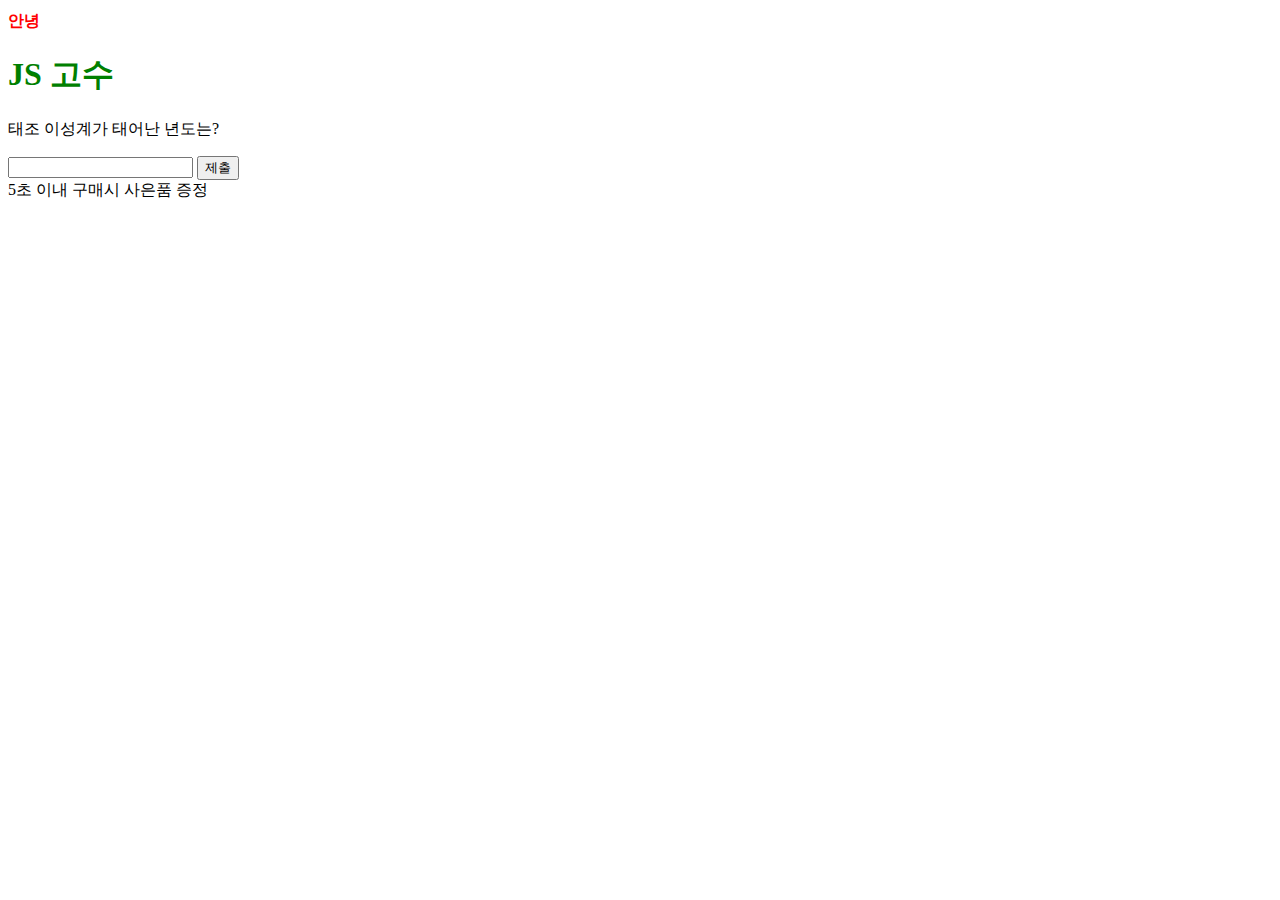
<file: test.html>
<!DOCTYPE html>
<html lang="ko">
<head>
    <meta charset="UTF-8">
    <meta name="viewport" content="width=device-width, initial-scale=1.0">
    <title>Document</title>
</head>
<body>

    <h1 id="hello">안녕하세요</h1>
    <h1 id="hi">JS 초보</h1>

    <p>태조 이성계가 태어난 년도는?</p>
    <input type="text" id="answer">
    <button id="send-answer">제출</button>


    <div class="alert alert-danger">
        5초 이내 구매시 사은품 증정
    </div>

    <script>
        document.getElementById('hello').innerHTML = '안녕';
        document.getElementById('hello').style.color = 'red';
        document.getElementById('hi').innerHTML = 'JS 고수';
        document.getElementById('hi').style.color = 'green';
        document.getElementById('hello').style.fontSize = '16px';

        function 삼의배수게임(n) {
            if(n % 9 == 0) {
                console.log('박수박수');
            }
            else if(n % 3 == 0) {
                console.log('박수');
            } 
            else {
                console.log('통과');
            }
        }

        삼의배수게임(18);

        function 합격여부(개론, 민법) {
            if(개론 > 100 || 민법 > 100) {
                alert('과목별 점수가 100점이 넘습니다. 다시 확인하세요.');
            }
            else if(개론 < 40 || 민법 < 40) {
                console.log('불합격')
            } else if(개론 + 민법 < 120) {
                console.log('불합격')
            } else {
                console.log('합격')
            }
        }

        합격여부(50, 50);

        function 삼육구게임(n){
            if(n % 10 == 3 || n % 10 == 6 || n % 10 == 9)
                console.log('박수');
            else
                console.log('통과');
        }

        삼육구게임(26);

        let age = 20;   /* 나이는 맨날 변하니 재할당가능한 변수 */ 
        const place = '대구';   /* 출신지역은 바뀌지 않으니 재할당불가능한 변수 */

        var name = 'park';
        var id = 0;

        function showName() {
            var name = 'kim';
            var id = 1;
            console.log(name);  /* kim */
        }

        showName();
        console.log(id);    /* 0 */

        /*  
        var name의 경우 함수 안에서 재선언 + 재할당 해버리고 출력해버렸으니 그냥 'kim' 잘 나오는데 

        var id의 경우 함수 안에 있던 변수는 바깥으로 탈출하지 않음

            → 함수 바깥에서 console.log(id) 하면 위에있던 var id = 0 출력
        */
        
        var 예금액;
        var 미래예금액 = 0;

        function 계산(예금액, n) {
            var 이자;
            if (예금액 > 50000) {
                for(var i=0; i<n; i++){
                    이자 = 예금액 * 0.2;
                    예금액 = 예금액 + 이자;  
                }
                미래예금액 = 예금액;
            } else {
                for(var i=0; i<n; i++){
                    이자 = 예금액 * 0.15;
                    예금액 = 예금액 + 이자;  
                }
                미래예금액 = 예금액;
            }
            console.log(미래예금액);
        }

        계산(10000, 2);

        var first, second, third, total;

        function 리필(first) {
            second = first * (2/3);
            third = second * (2/3);
            total = first + second + third;
            console.log(total);
        }

        리필(360);

    </script>

    <script src="https://cdnjs.cloudflare.com/ajax/libs/jquery/3.6.0/jquery.min.js" integrity="sha512-894YE6QWD5I59HgZOGReFYm4dnWc1Qt5NtvYSaNcOP+u1T9qYdvdihz0PPSiiqn/+/3e7Jo4EaG7TubfWGUrMQ==" crossorigin="anonymous" referrerpolicy="no-referrer"></script> 

    <script>
        /* <script>안에 그냥 있는 코드는 새로고침시 1회 실행 */
        /* 이벤트리스너 안에 있는 코드는 이벤트 발동시 1회 실행 */
        var count = 0;

        $('#send-answer').on('click', function(){
            count++;
            
            var answer = $('#answer').val()

            if (answer == 1335)
                alert('성공')
            else if(count >= 3 && answer != 1335)
                alert('3회 실패')
        });

        setTimeout(function(){
            $('.alert').hide();
        }, 5000);

        
        function 함수(){
            return 1  + 3;
            console.log(1);
        }

        var 변수 = 함수();
        console.log(변수);

        function vat(a){
            var num = (a * 1.1).toFixed(2);
            return parseFloat(num);
        }

        console.log(vat(60000));
        console.log(vat(50000));
        console.log(vat(55555));
    </script>

    <!-- array, for 반복문 연습 -->
    <script>
        var 출석부 = ['흥민', '영희', '철수', '재석', '흥민'];

        function 이름찾기(name){
/*            var found = false;
            출석부.forEach(function(data){
                if(name == data && !found){
                    console.log('있어요');
                    found = true;
                    return;
                }
            }); */
            for (var i=0; i<출석부.length; i++) {
                if(name == 출석부[i]) {
                    console.log('있어요');
                    return;
                }
            }
        };            

        이름찾기('흥민');
    </script>

    <script>
        for(var i=2; i<=9; i++) {
            for(var j=1; j<=9; j++) {
                console.log(i*j);
            }
        }
    </script>

    <script>
        function 평균비교(기존점수, 이번점수) {
            var sum = 0;

            기존점수.forEach(function(data){
                sum += data;
            })

            var avg = sum / 기존점수.length;

            if(avg < 이번점수) {
                var 차이 = 이번점수 - avg;
                console.log(`평균보다 ${차이}점 올랐네요`);
            } else if(avg > 이번점수) {
                var 차이 = avg - 이번점수;
                console.log(`평균보다 ${차이}점 떨어졌네요`);
            }
        }

        평균비교([40, 40, 40], 20);
    </script>
</body>
</html>
</file>
<file: css/main.css>
.alert-box {
    height: 90px;
    background-color: skyblue;
    padding: 20px;
    color: white;
    border-radius: 5px;
    display: none;
    position: relative;
}

.btn {
    border: none;
    margin-top: 10px;
    cursor: pointer;
}

.open {
    width: 80px;
    height: 30px;
    background-color: tomato;
    color: white;
}

.close {
    background-color: rgba(0,0,0,0);
    color: gray;
    position: absolute;
    right: 20px;
    top: 45px;
    font-size: 18px;
}
</file>
<file: css/classList.css>
:root {
    scroll-behavior: auto;
}

.navbar {
    position: fixed;
    width: 100%;
    height: 80px;
    top: 0;
    z-index: 5;
}

.navbar-brand {
    /* 애니메이션 전 시작스타일 */
    font-size: 30px;
}

.list-group {
    display: none;
}

.show {
    display: block;
}


.black-bg {
    width : 100%;
    height : 100%;
    position : fixed;   /* 위치고정 */
    background : rgba(0,0,0,0.5);
    z-index : 6;    /* 맨 앞에 위치시킴 */
    padding: 30px;  
    /* display: none; */
    visibility: hidden;
    opacity: 0;
    transition: all 1s;
}
.white-bg {
    background: white;
    border-radius: 5px;
    padding: 30px;
} 

.show-modal {
    visibility: visible;
    opacity: 1;
}

.carousel {
    overflow: hidden;
    display: flex;
    flex-direction: column;
    position: relative;
}

.slide-container {
    width: 300vw;
    transition: all 1s;
}

.slide-box {
    width: 100vw;
    float: left;
}

.slide-box img {
    width: 100%;
}

.sbtn-box {
    position: absolute;
    padding: 0 20px;
    top: 45%;
    width: 100%;
}

.sbtn {
    position: absolute;
    border: none;
    background-color: black;
    font-size: 30px;
    color: white;
    border-radius: 50%;
    width: 80px;
    height: 80px;
    opacity: 0.5;
}

.sbtn:nth-child(2) {
    right: 20px;
}

.sbtn:hover {
    opacity: 1;
}

.cbtn-box {
    margin: 0 auto;
}

.cbtn {
    border: none;
    background-color: black;
    width: 5px;
    height: 10px;
    border-radius: 50%;
}

.preg {
    height: 5px;
    width: 0;
    background-color: yellowgreen;
    position: absolute;
    bottom: 0;
}
</file>
<file: css/detail.css>
ul.list {
    list-style-type: none;
    margin: 0;
    padding: 0;
    border-bottom: 1px solid #ccc;
}
ul.list::after {
    content: '';
    display: block;
    clear: both;
}
.tab-button {
    display: block;
    padding: 10px 20px 10px 20px;
    float: left;
    margin-right: -1px;
    margin-bottom: -1px;
    color: grey;
    text-decoration: none;
    cursor: pointer;
}
.orange {
    border-top: 2px solid orange;
    border-right: 1px solid #ccc;
    border-bottom: 1px solid white;
    border-left: 1px solid #ccc;
    color: black;
    margin-top: -2px;
}
.tab-content {
    display: none;
    padding: 10px;
}
.show {
    display: block;
}

.form-hide {
    display: none;
}
</file>
<file: css/scrollAni.css>
.card-background {
    height: 3000px;
    margin-top: 800px;
    margin-bottom: 1600px;
}

.card-box img {
    display: block;
    margin: auto;
    max-width: 80%;
}
.card-box {
    position: sticky;
    top: 400px;
    margin-top: 200px;
}
</file>
<file: css/sticky.css>
.grey {
    background: lightgrey;
    height: 2000px;
    margin-top: 500px;
}

.image {
    float: right;
    width: 400px;
    position: sticky;
    top: 100px;
}

.text {
    float: left;
    width: 300px;
}
</file>
